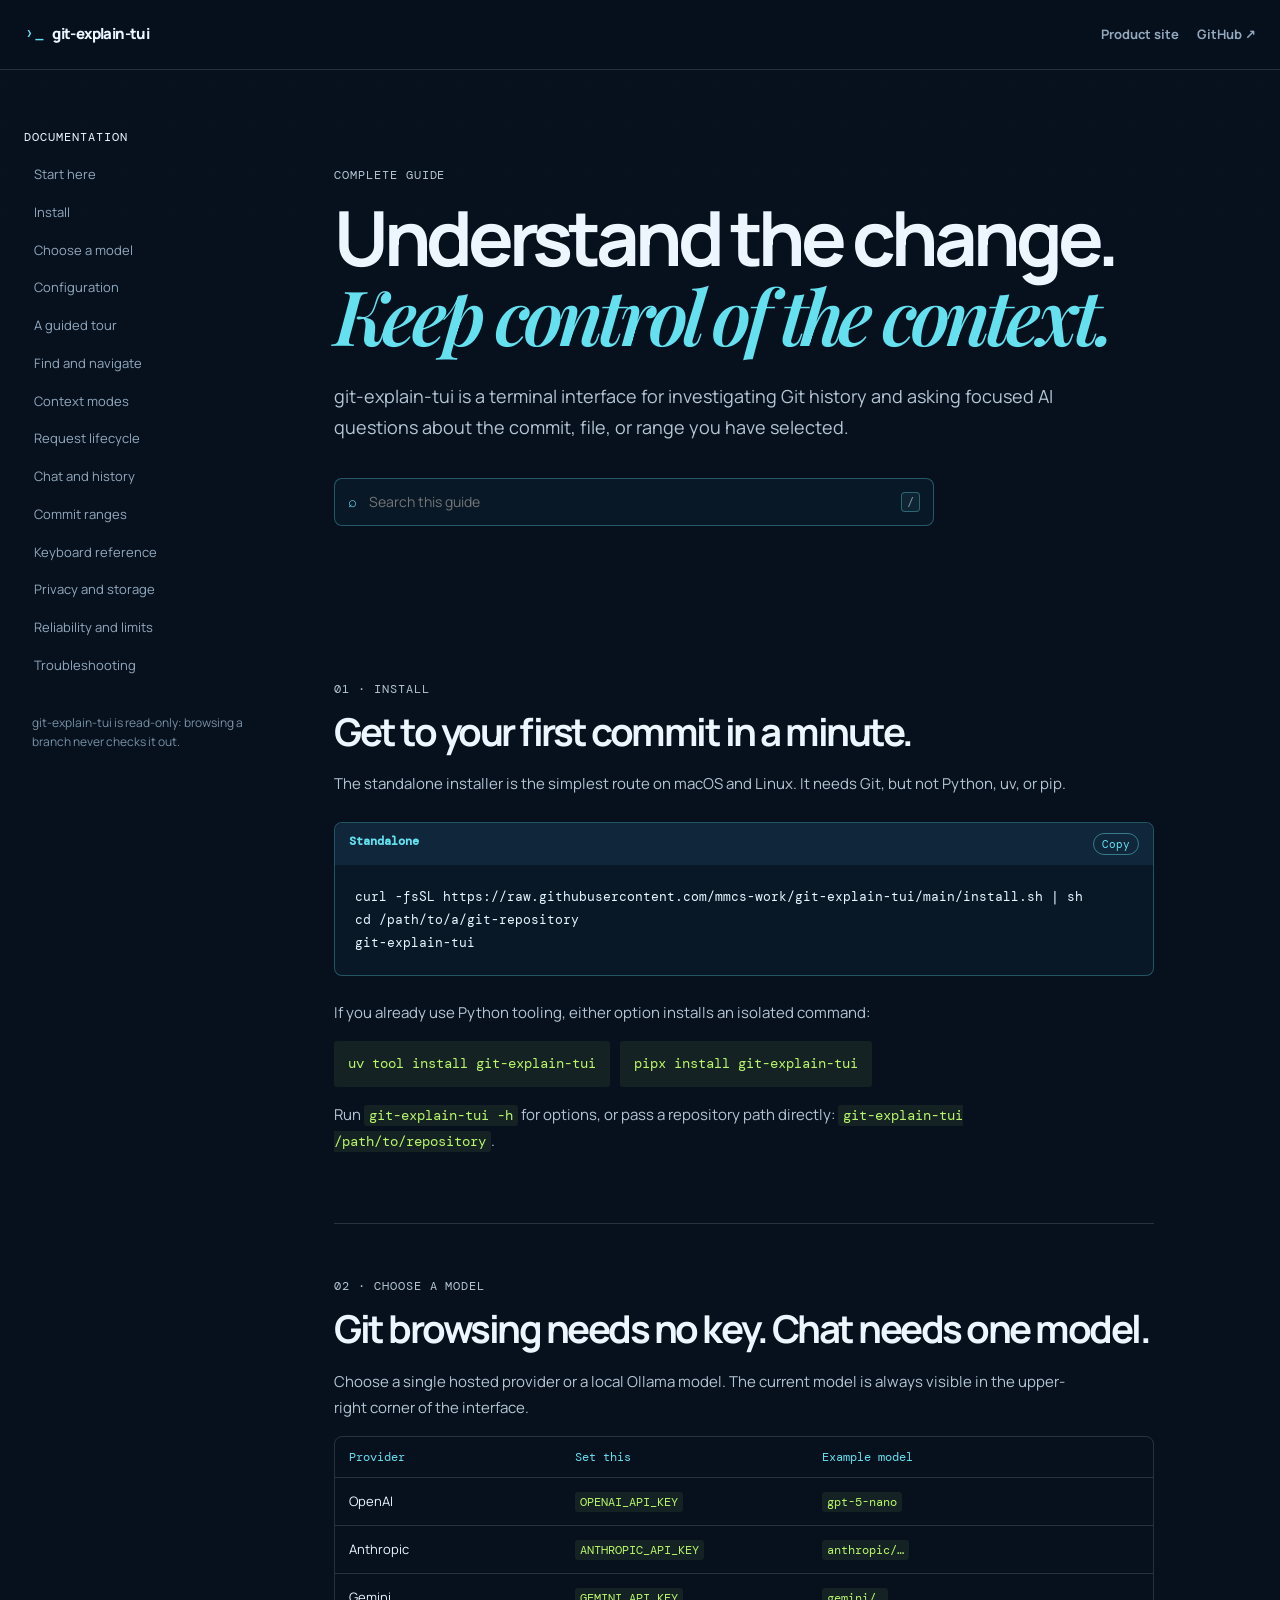
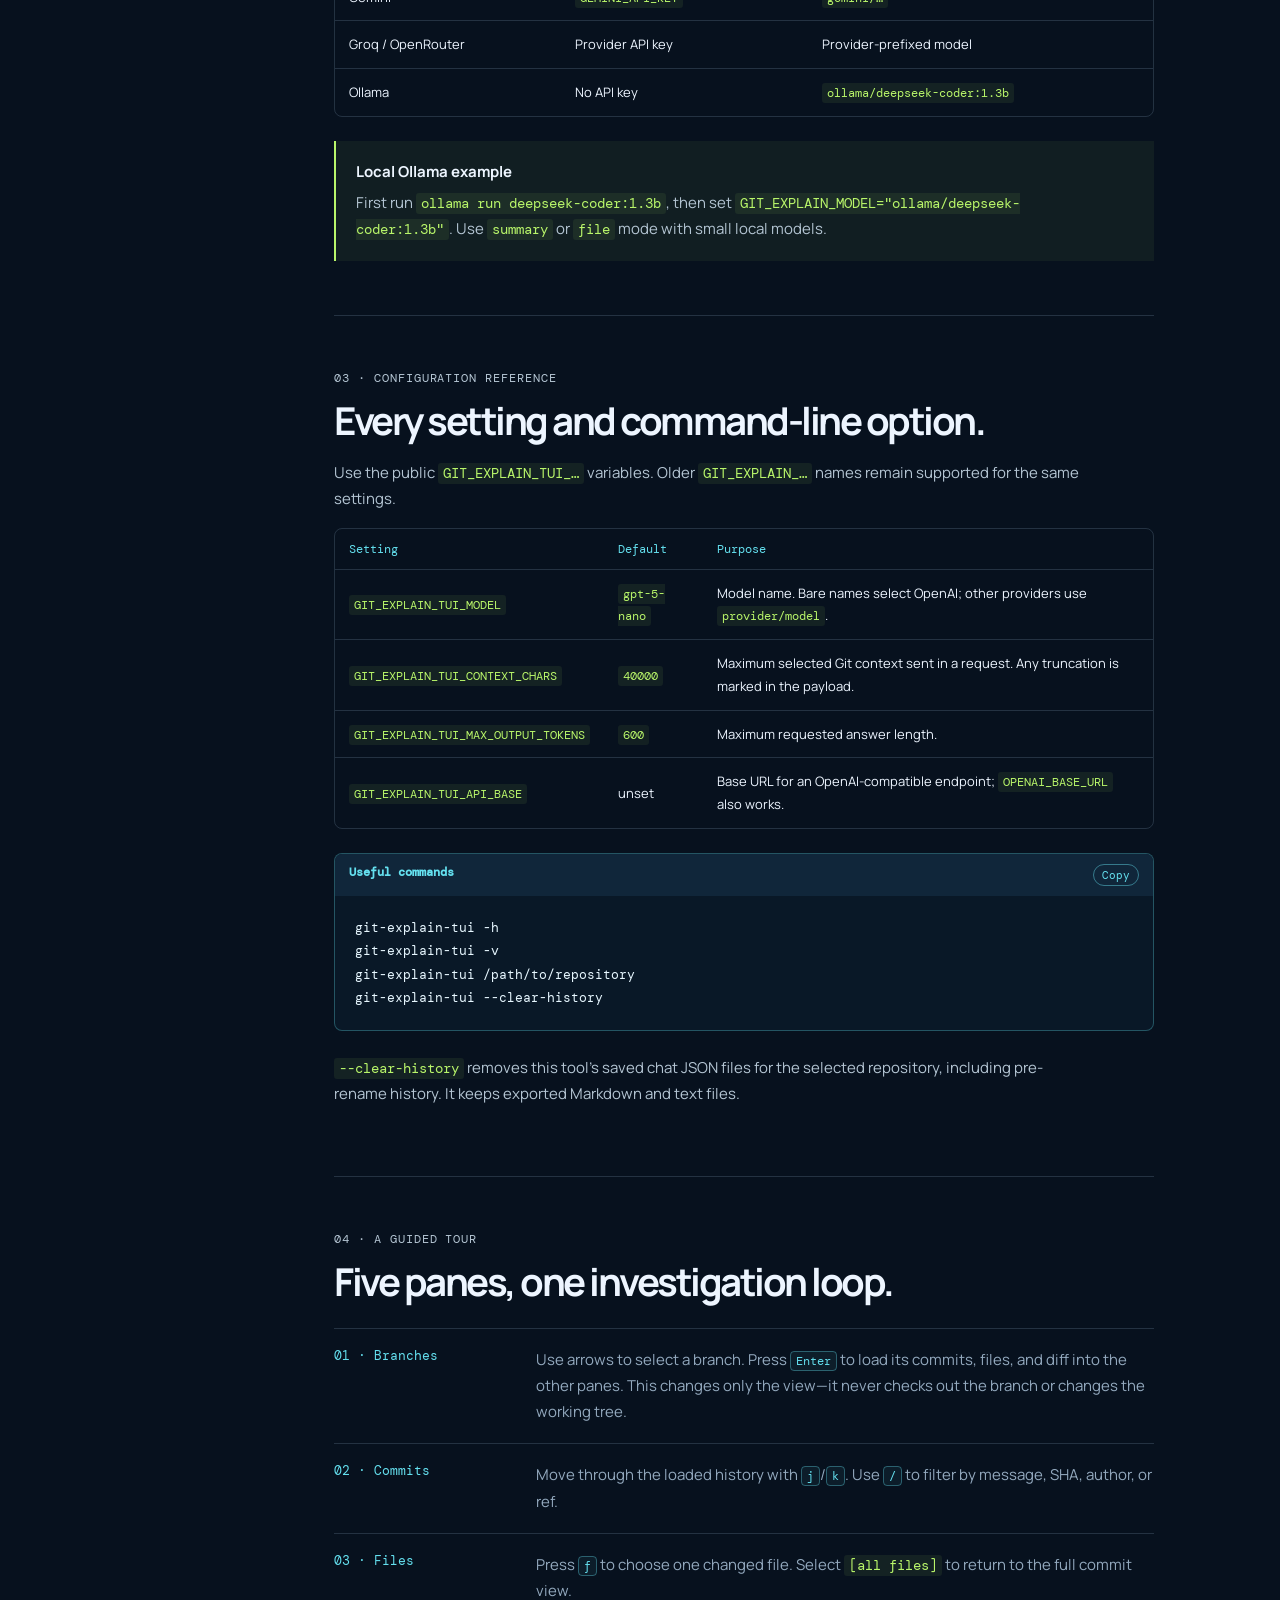
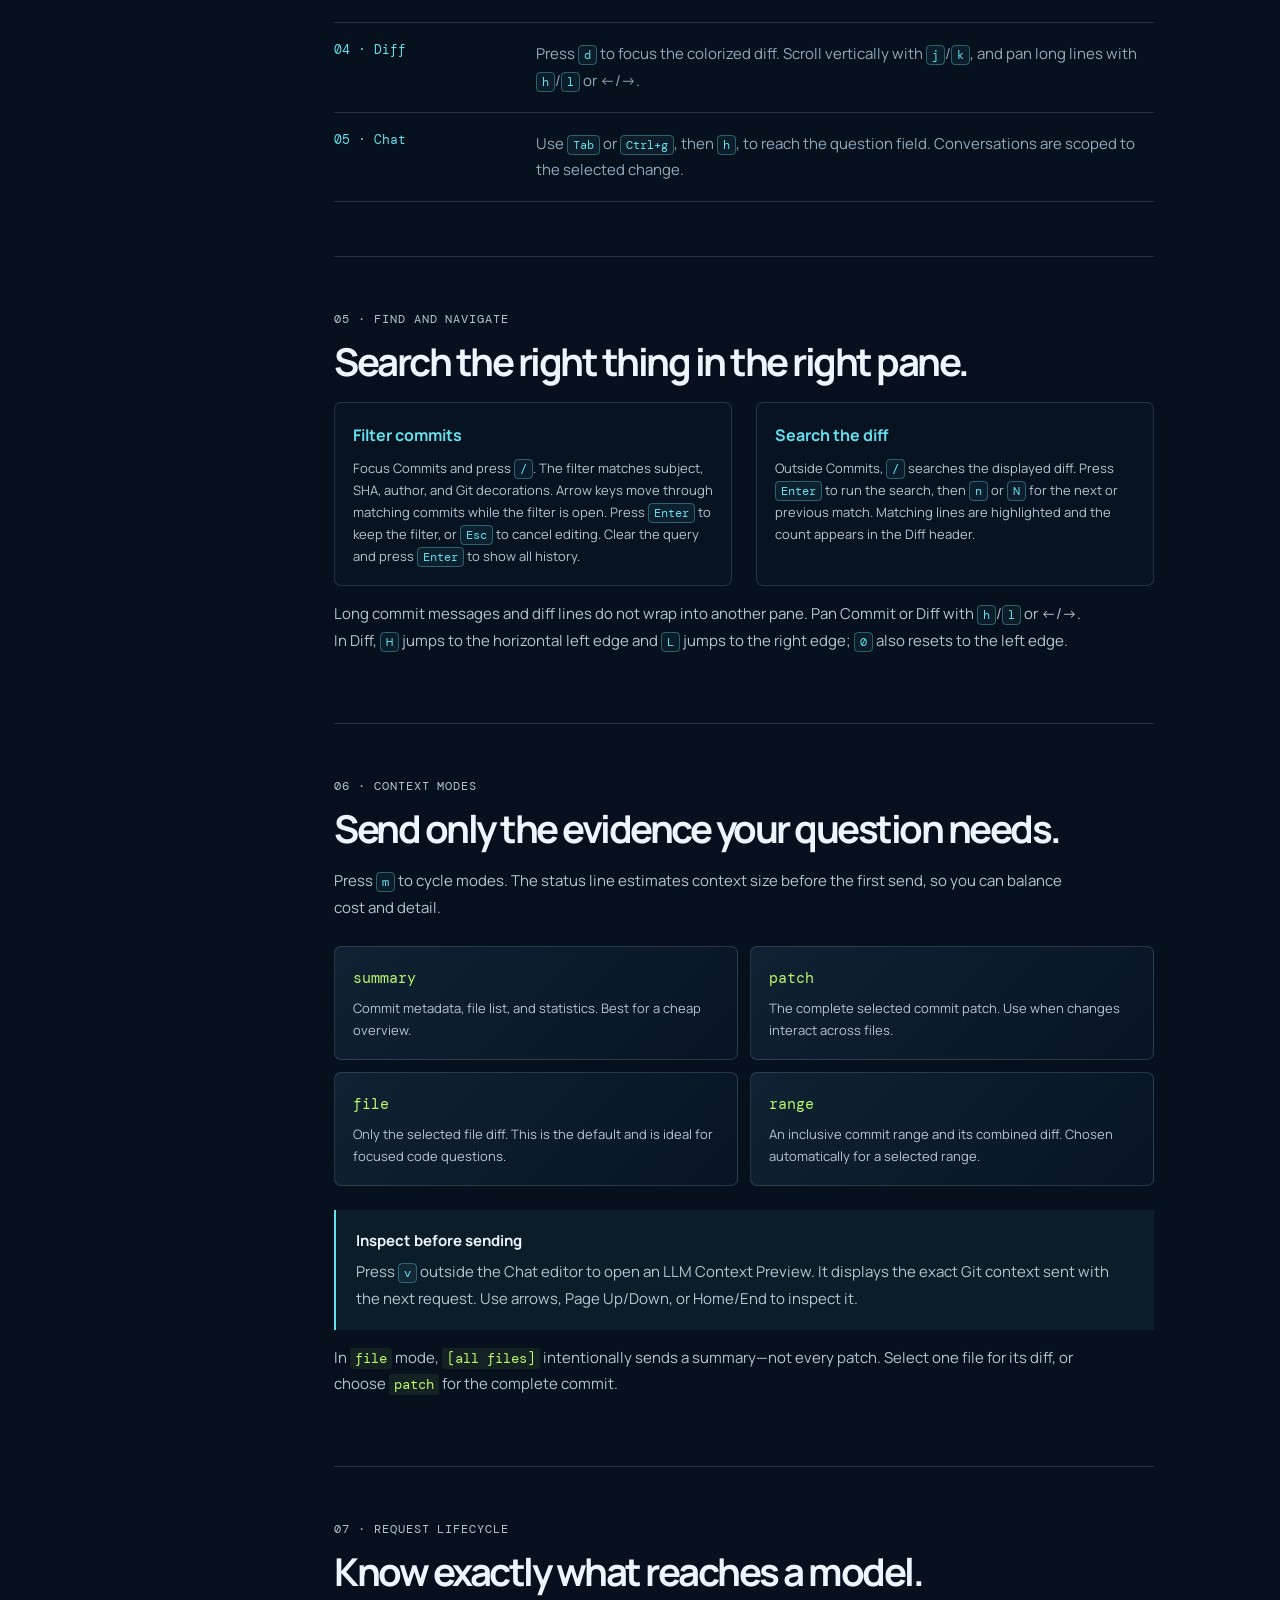
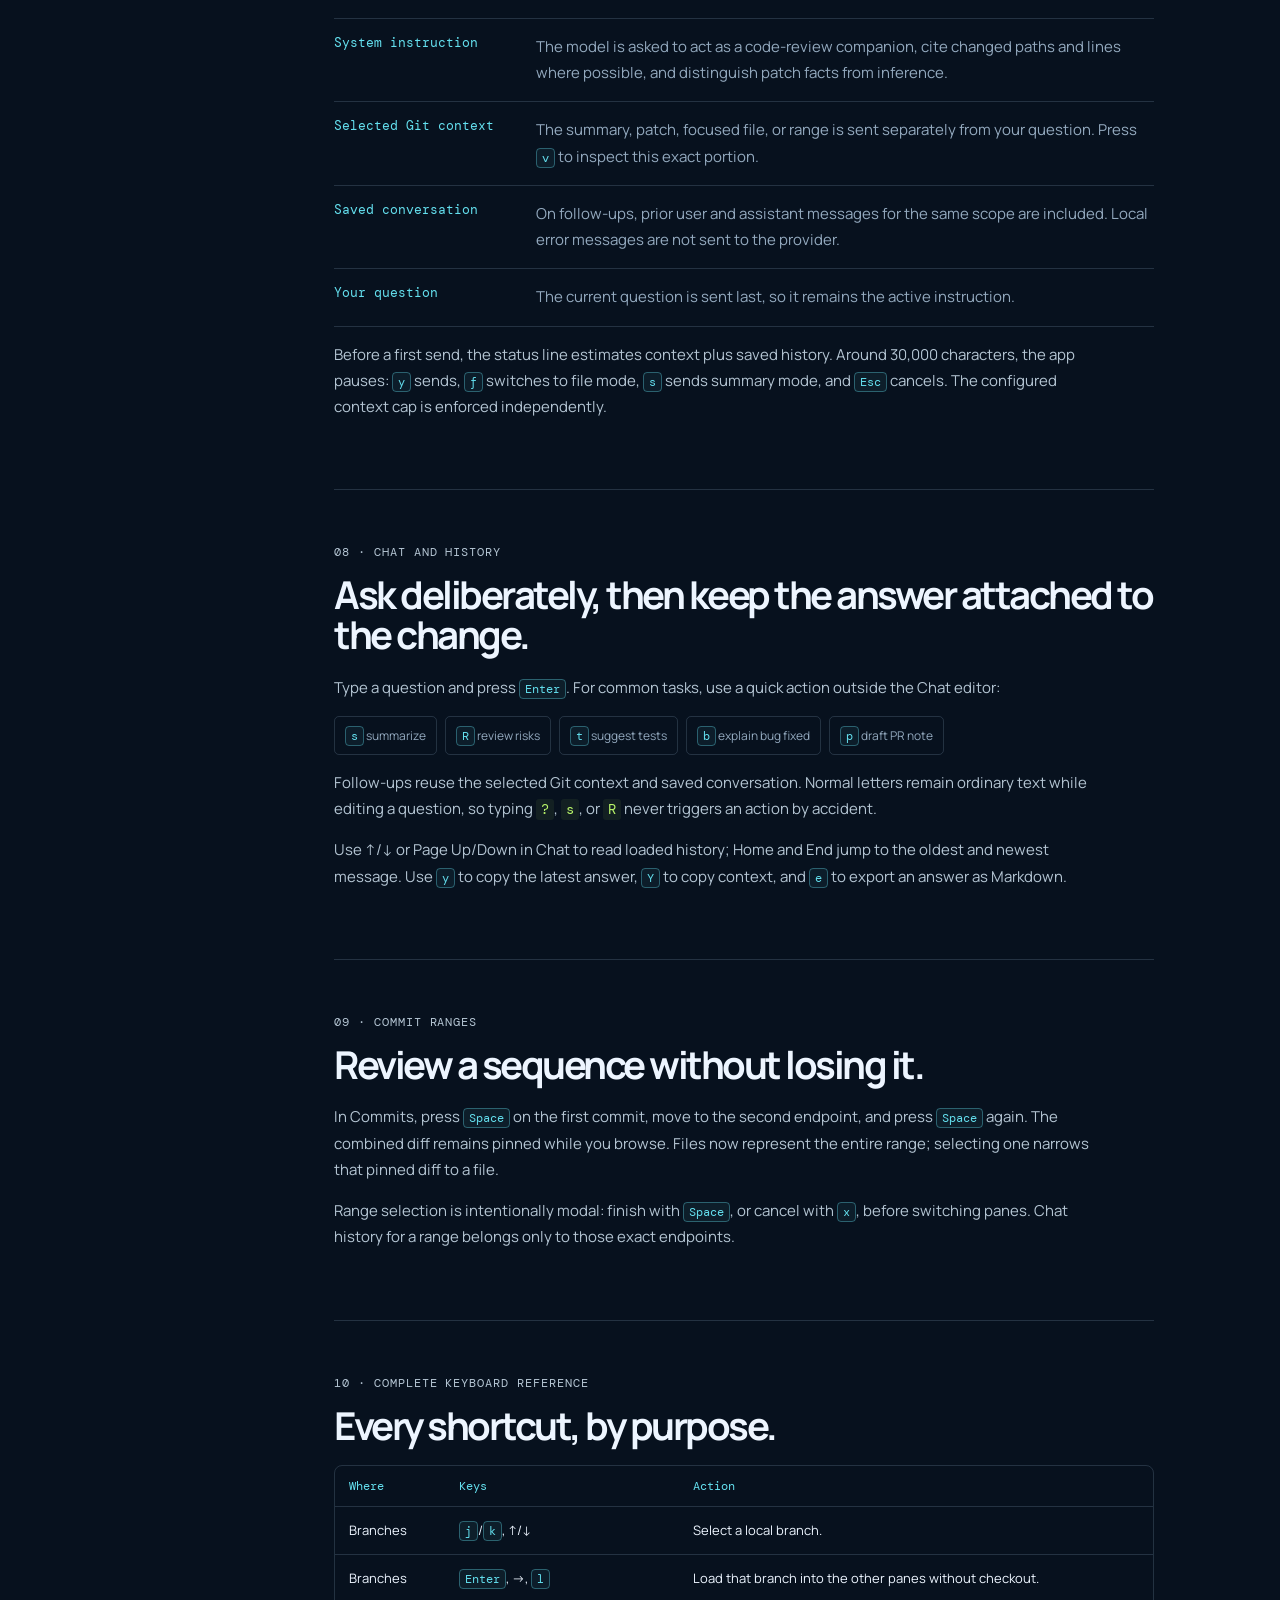
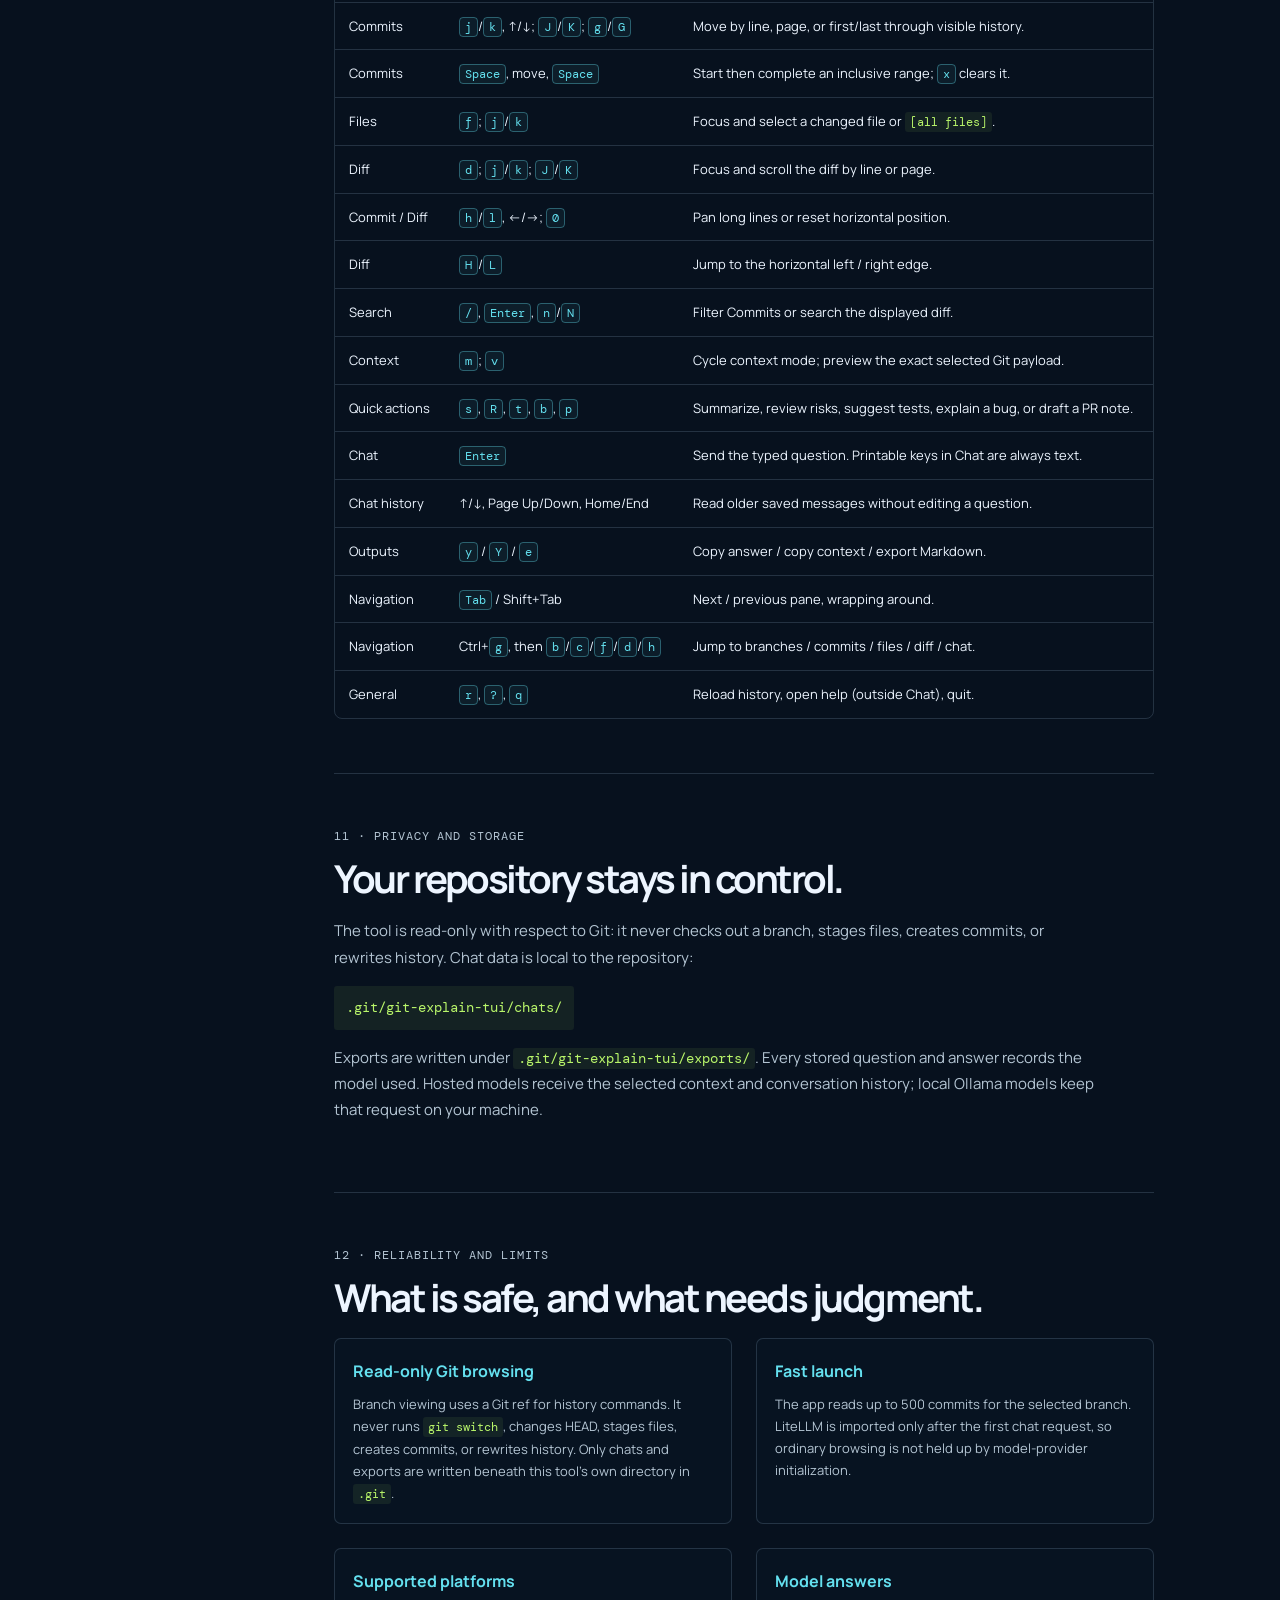
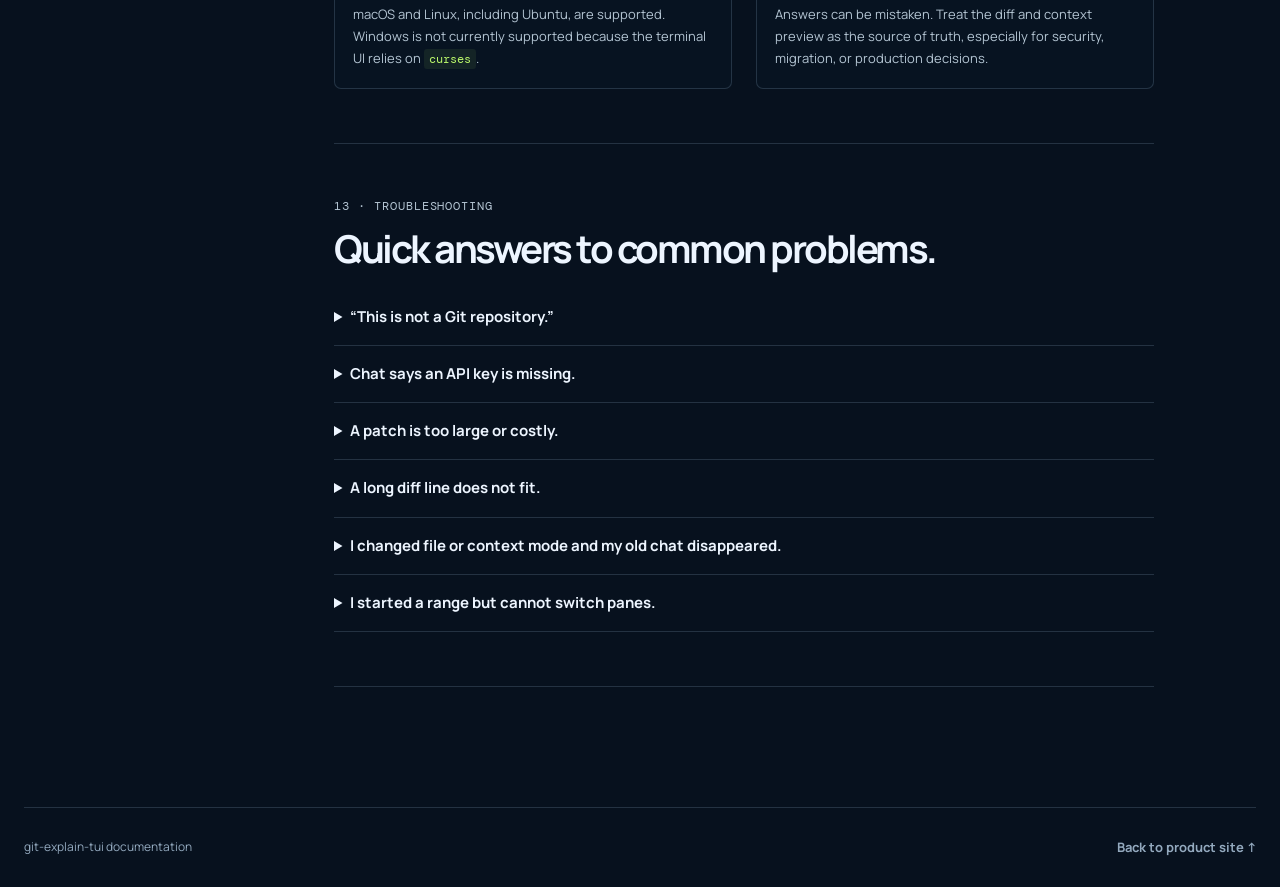
<file: docs/guide/index.html>
<!doctype html>
<html lang="en">
  <head>
    <meta charset="utf-8" />
    <meta name="viewport" content="width=device-width, initial-scale=1" />
    <meta name="description" content="The complete guide to git-explain-tui: installation, Git browsing, context modes, AI chat, and troubleshooting." />
    <meta name="theme-color" content="#07111e" />
    <title>Documentation — git-explain-tui</title>
    <link rel="stylesheet" href="docs.css" />
    <link rel="stylesheet" href="reference.css" />
  </head>
  <body>
    <header class="topbar">
      <a class="brand" href="../"><span>›_</span> git-explain-tui</a>
      <div class="top-actions">
        <a href="../">Product site</a>
        <a href="https://github.com/mmcs-work/git-explain-tui">GitHub ↗</a>
      </div>
    </header>

    <main class="layout">
      <aside class="sidebar" aria-label="Documentation navigation">
        <p class="sidebar-title">Documentation</p>
        <nav>
          <a href="#start">Start here</a>
          <a href="#install">Install</a>
          <a href="#providers">Choose a model</a>
          <a href="#configuration">Configuration</a>
          <a href="#tour">A guided tour</a>
          <a href="#find">Find and navigate</a>
          <a href="#contexts">Context modes</a>
          <a href="#requests">Request lifecycle</a>
          <a href="#chat">Chat and history</a>
          <a href="#ranges">Commit ranges</a>
          <a href="#keys">Keyboard reference</a>
          <a href="#privacy">Privacy and storage</a>
          <a href="#reliability">Reliability and limits</a>
          <a href="#troubleshooting">Troubleshooting</a>
        </nav>
        <p class="sidebar-note">git-explain-tui is read-only: browsing a branch never checks it out.</p>
      </aside>

      <article class="content">
        <section class="doc-hero" id="start">
          <p class="eyebrow">Complete guide</p>
          <h1>Understand the change.<br /><em>Keep control of the context.</em></h1>
          <p class="lede">git-explain-tui is a terminal interface for investigating Git history and asking focused AI questions about the commit, file, or range you have selected.</p>
          <label class="search"><span>⌕</span><input id="doc-search" type="search" placeholder="Search this guide" autocomplete="off" /><kbd>/</kbd></label>
          <p class="search-status" id="search-status" aria-live="polite"></p>
        </section>

        <section id="install" data-searchable>
          <p class="kicker">01 · Install</p>
          <h2>Get to your first commit in a minute.</h2>
          <p>The standalone installer is the simplest route on macOS and Linux. It needs Git, but not Python, uv, or pip.</p>
          <div class="code-card"><div><b>Standalone</b><button data-copy="install-command">Copy</button></div><pre id="install-command">curl -fsSL https://raw.githubusercontent.com/mmcs-work/git-explain-tui/main/install.sh | sh
cd /path/to/a/git-repository
git-explain-tui</pre></div>
          <p>If you already use Python tooling, either option installs an isolated command:</p>
          <div class="two-cards"><code>uv tool install git-explain-tui</code><code>pipx install git-explain-tui</code></div>
          <p>Run <code>git-explain-tui -h</code> for options, or pass a repository path directly: <code>git-explain-tui /path/to/repository</code>.</p>
        </section>

        <section id="providers" data-searchable>
          <p class="kicker">02 · Choose a model</p>
          <h2>Git browsing needs no key. Chat needs one model.</h2>
          <p>Choose a single hosted provider or a local Ollama model. The current model is always visible in the upper-right corner of the interface.</p>
          <div class="table-wrap"><table><thead><tr><th>Provider</th><th>Set this</th><th>Example model</th></tr></thead><tbody>
            <tr><td>OpenAI</td><td><code>OPENAI_API_KEY</code></td><td><code>gpt-5-nano</code></td></tr>
            <tr><td>Anthropic</td><td><code>ANTHROPIC_API_KEY</code></td><td><code>anthropic/…</code></td></tr>
            <tr><td>Gemini</td><td><code>GEMINI_API_KEY</code></td><td><code>gemini/…</code></td></tr>
            <tr><td>Groq / OpenRouter</td><td>Provider API key</td><td>Provider-prefixed model</td></tr>
            <tr><td>Ollama</td><td>No API key</td><td><code>ollama/deepseek-coder:1.3b</code></td></tr>
          </tbody></table></div>
          <div class="callout"><b>Local Ollama example</b><p>First run <code>ollama run deepseek-coder:1.3b</code>, then set <code>GIT_EXPLAIN_MODEL="ollama/deepseek-coder:1.3b"</code>. Use <code>summary</code> or <code>file</code> mode with small local models.</p></div>
        </section>

        <section id="configuration" data-searchable>
          <p class="kicker">03 · Configuration reference</p>
          <h2>Every setting and command-line option.</h2>
          <p>Use the public <code>GIT_EXPLAIN_TUI_…</code> variables. Older <code>GIT_EXPLAIN_…</code> names remain supported for the same settings.</p>
          <div class="table-wrap"><table><thead><tr><th>Setting</th><th>Default</th><th>Purpose</th></tr></thead><tbody>
            <tr><td><code>GIT_EXPLAIN_TUI_MODEL</code></td><td><code>gpt-5-nano</code></td><td>Model name. Bare names select OpenAI; other providers use <code>provider/model</code>.</td></tr>
            <tr><td><code>GIT_EXPLAIN_TUI_CONTEXT_CHARS</code></td><td><code>40000</code></td><td>Maximum selected Git context sent in a request. Any truncation is marked in the payload.</td></tr>
            <tr><td><code>GIT_EXPLAIN_TUI_MAX_OUTPUT_TOKENS</code></td><td><code>600</code></td><td>Maximum requested answer length.</td></tr>
            <tr><td><code>GIT_EXPLAIN_TUI_API_BASE</code></td><td>unset</td><td>Base URL for an OpenAI-compatible endpoint; <code>OPENAI_BASE_URL</code> also works.</td></tr>
          </tbody></table></div>
          <div class="code-card"><div><b>Useful commands</b><button data-copy="commands">Copy</button></div><pre id="commands">git-explain-tui -h
git-explain-tui -v
git-explain-tui /path/to/repository
git-explain-tui --clear-history</pre></div>
          <p><code>--clear-history</code> removes this tool’s saved chat JSON files for the selected repository, including pre-rename history. It keeps exported Markdown and text files.</p>
        </section>

        <section id="tour" data-searchable>
          <p class="kicker">04 · A guided tour</p>
          <h2>Five panes, one investigation loop.</h2>
          <ol class="tour">
            <li><b>01 · Branches</b><span>Use arrows to select a branch. Press <kbd>Enter</kbd> to load its commits, files, and diff into the other panes. This changes only the view—it never checks out the branch or changes the working tree.</span></li>
            <li><b>02 · Commits</b><span>Move through the loaded history with <kbd>j</kbd>/<kbd>k</kbd>. Use <kbd>/</kbd> to filter by message, SHA, author, or ref.</span></li>
            <li><b>03 · Files</b><span>Press <kbd>f</kbd> to choose one changed file. Select <code>[all files]</code> to return to the full commit view.</span></li>
            <li><b>04 · Diff</b><span>Press <kbd>d</kbd> to focus the colorized diff. Scroll vertically with <kbd>j</kbd>/<kbd>k</kbd>, and pan long lines with <kbd>h</kbd>/<kbd>l</kbd> or ←/→.</span></li>
            <li><b>05 · Chat</b><span>Use <kbd>Tab</kbd> or <kbd>Ctrl+g</kbd>, then <kbd>h</kbd>, to reach the question field. Conversations are scoped to the selected change.</span></li>
          </ol>
        </section>

        <section id="find" data-searchable>
          <p class="kicker">05 · Find and navigate</p>
          <h2>Search the right thing in the right pane.</h2>
          <div class="two-column"><div><h3>Filter commits</h3><p>Focus Commits and press <kbd>/</kbd>. The filter matches subject, SHA, author, and Git decorations. Arrow keys move through matching commits while the filter is open. Press <kbd>Enter</kbd> to keep the filter, or <kbd>Esc</kbd> to cancel editing. Clear the query and press <kbd>Enter</kbd> to show all history.</p></div><div><h3>Search the diff</h3><p>Outside Commits, <kbd>/</kbd> searches the displayed diff. Press <kbd>Enter</kbd> to run the search, then <kbd>n</kbd> or <kbd>N</kbd> for the next or previous match. Matching lines are highlighted and the count appears in the Diff header.</p></div></div>
          <p>Long commit messages and diff lines do not wrap into another pane. Pan Commit or Diff with <kbd>h</kbd>/<kbd>l</kbd> or ←/→. In Diff, <kbd>H</kbd> jumps to the horizontal left edge and <kbd>L</kbd> jumps to the right edge; <kbd>0</kbd> also resets to the left edge.</p>
        </section>

        <section id="contexts" data-searchable>
          <p class="kicker">06 · Context modes</p>
          <h2>Send only the evidence your question needs.</h2>
          <p>Press <kbd>m</kbd> to cycle modes. The status line estimates context size before the first send, so you can balance cost and detail.</p>
          <div class="mode-grid">
            <article><b>summary</b><p>Commit metadata, file list, and statistics. Best for a cheap overview.</p></article>
            <article><b>patch</b><p>The complete selected commit patch. Use when changes interact across files.</p></article>
            <article><b>file</b><p>Only the selected file diff. This is the default and is ideal for focused code questions.</p></article>
            <article><b>range</b><p>An inclusive commit range and its combined diff. Chosen automatically for a selected range.</p></article>
          </div>
          <div class="callout cyan"><b>Inspect before sending</b><p>Press <kbd>v</kbd> outside the Chat editor to open an LLM Context Preview. It displays the exact Git context sent with the next request. Use arrows, Page Up/Down, or Home/End to inspect it.</p></div>
          <p>In <code>file</code> mode, <code>[all files]</code> intentionally sends a summary—not every patch. Select one file for its diff, or choose <code>patch</code> for the complete commit.</p>
        </section>

        <section id="requests" data-searchable>
          <p class="kicker">07 · Request lifecycle</p>
          <h2>Know exactly what reaches a model.</h2>
          <ol class="tour compact"><li><b>System instruction</b><span>The model is asked to act as a code-review companion, cite changed paths and lines where possible, and distinguish patch facts from inference.</span></li><li><b>Selected Git context</b><span>The summary, patch, focused file, or range is sent separately from your question. Press <kbd>v</kbd> to inspect this exact portion.</span></li><li><b>Saved conversation</b><span>On follow-ups, prior user and assistant messages for the same scope are included. Local error messages are not sent to the provider.</span></li><li><b>Your question</b><span>The current question is sent last, so it remains the active instruction.</span></li></ol>
          <p>Before a first send, the status line estimates context plus saved history. Around 30,000 characters, the app pauses: <kbd>y</kbd> sends, <kbd>f</kbd> switches to file mode, <kbd>s</kbd> sends summary mode, and <kbd>Esc</kbd> cancels. The configured context cap is enforced independently.</p>
        </section>

        <section id="chat" data-searchable>
          <p class="kicker">08 · Chat and history</p>
          <h2>Ask deliberately, then keep the answer attached to the change.</h2>
          <p>Type a question and press <kbd>Enter</kbd>. For common tasks, use a quick action outside the Chat editor:</p>
          <div class="key-grid"><span><kbd>s</kbd> summarize</span><span><kbd>R</kbd> review risks</span><span><kbd>t</kbd> suggest tests</span><span><kbd>b</kbd> explain bug fixed</span><span><kbd>p</kbd> draft PR note</span></div>
          <p>Follow-ups reuse the selected Git context and saved conversation. Normal letters remain ordinary text while editing a question, so typing <code>?</code>, <code>s</code>, or <code>R</code> never triggers an action by accident.</p>
          <p>Use ↑/↓ or Page Up/Down in Chat to read loaded history; Home and End jump to the oldest and newest message. Use <kbd>y</kbd> to copy the latest answer, <kbd>Y</kbd> to copy context, and <kbd>e</kbd> to export an answer as Markdown.</p>
        </section>

        <section id="ranges" data-searchable>
          <p class="kicker">09 · Commit ranges</p>
          <h2>Review a sequence without losing it.</h2>
          <p>In Commits, press <kbd>Space</kbd> on the first commit, move to the second endpoint, and press <kbd>Space</kbd> again. The combined diff remains pinned while you browse. Files now represent the entire range; selecting one narrows that pinned diff to a file.</p>
          <p>Range selection is intentionally modal: finish with <kbd>Space</kbd>, or cancel with <kbd>x</kbd>, before switching panes. Chat history for a range belongs only to those exact endpoints.</p>
        </section>

        <section id="keys" data-searchable>
          <p class="kicker">10 · Complete keyboard reference</p>
          <h2>Every shortcut, by purpose.</h2>
          <div class="table-wrap"><table><thead><tr><th>Where</th><th>Keys</th><th>Action</th></tr></thead><tbody>
            <tr><td>Branches</td><td><kbd>j</kbd>/<kbd>k</kbd>, ↑/↓</td><td>Select a local branch.</td></tr><tr><td>Branches</td><td><kbd>Enter</kbd>, →, <kbd>l</kbd></td><td>Load that branch into the other panes without checkout.</td></tr>
            <tr><td>Commits</td><td><kbd>j</kbd>/<kbd>k</kbd>, ↑/↓; <kbd>J</kbd>/<kbd>K</kbd>; <kbd>g</kbd>/<kbd>G</kbd></td><td>Move by line, page, or first/last through visible history.</td></tr><tr><td>Commits</td><td><kbd>Space</kbd>, move, <kbd>Space</kbd></td><td>Start then complete an inclusive range; <kbd>x</kbd> clears it.</td></tr>
            <tr><td>Files</td><td><kbd>f</kbd>; <kbd>j</kbd>/<kbd>k</kbd></td><td>Focus and select a changed file or <code>[all files]</code>.</td></tr><tr><td>Diff</td><td><kbd>d</kbd>; <kbd>j</kbd>/<kbd>k</kbd>; <kbd>J</kbd>/<kbd>K</kbd></td><td>Focus and scroll the diff by line or page.</td></tr>
            <tr><td>Commit / Diff</td><td><kbd>h</kbd>/<kbd>l</kbd>, ←/→; <kbd>0</kbd></td><td>Pan long lines or reset horizontal position.</td></tr><tr><td>Diff</td><td><kbd>H</kbd>/<kbd>L</kbd></td><td>Jump to the horizontal left / right edge.</td></tr><tr><td>Search</td><td><kbd>/</kbd>, <kbd>Enter</kbd>, <kbd>n</kbd>/<kbd>N</kbd></td><td>Filter Commits or search the displayed diff.</td></tr>
            <tr><td>Context</td><td><kbd>m</kbd>; <kbd>v</kbd></td><td>Cycle context mode; preview the exact selected Git payload.</td></tr><tr><td>Quick actions</td><td><kbd>s</kbd>, <kbd>R</kbd>, <kbd>t</kbd>, <kbd>b</kbd>, <kbd>p</kbd></td><td>Summarize, review risks, suggest tests, explain a bug, or draft a PR note.</td></tr>
            <tr><td>Chat</td><td><kbd>Enter</kbd></td><td>Send the typed question. Printable keys in Chat are always text.</td></tr><tr><td>Chat history</td><td>↑/↓, Page Up/Down, Home/End</td><td>Read older saved messages without editing a question.</td></tr>
            <tr><td>Outputs</td><td><kbd>y</kbd> / <kbd>Y</kbd> / <kbd>e</kbd></td><td>Copy answer / copy context / export Markdown.</td></tr><tr><td>Navigation</td><td><kbd>Tab</kbd> / Shift+Tab</td><td>Next / previous pane, wrapping around.</td></tr><tr><td>Navigation</td><td>Ctrl+<kbd>g</kbd>, then <kbd>b</kbd>/<kbd>c</kbd>/<kbd>f</kbd>/<kbd>d</kbd>/<kbd>h</kbd></td><td>Jump to branches / commits / files / diff / chat.</td></tr><tr><td>General</td><td><kbd>r</kbd>, <kbd>?</kbd>, <kbd>q</kbd></td><td>Reload history, open help (outside Chat), quit.</td></tr>
          </tbody></table></div>
        </section>

        <section id="privacy" data-searchable>
          <p class="kicker">11 · Privacy and storage</p>
          <h2>Your repository stays in control.</h2>
          <p>The tool is read-only with respect to Git: it never checks out a branch, stages files, creates commits, or rewrites history. Chat data is local to the repository:</p>
          <div class="path">.git/git-explain-tui/chats/</div>
          <p>Exports are written under <code>.git/git-explain-tui/exports/</code>. Every stored question and answer records the model used. Hosted models receive the selected context and conversation history; local Ollama models keep that request on your machine.</p>
        </section>

        <section id="reliability" data-searchable>
          <p class="kicker">12 · Reliability and limits</p>
          <h2>What is safe, and what needs judgment.</h2>
          <div class="two-column"><div><h3>Read-only Git browsing</h3><p>Branch viewing uses a Git ref for history commands. It never runs <code>git switch</code>, changes HEAD, stages files, creates commits, or rewrites history. Only chats and exports are written beneath this tool’s own directory in <code>.git</code>.</p></div><div><h3>Fast launch</h3><p>The app reads up to 500 commits for the selected branch. LiteLLM is imported only after the first chat request, so ordinary browsing is not held up by model-provider initialization.</p></div><div><h3>Supported platforms</h3><p>macOS and Linux, including Ubuntu, are supported. Windows is not currently supported because the terminal UI relies on <code>curses</code>.</p></div><div><h3>Model answers</h3><p>Answers can be mistaken. Treat the diff and context preview as the source of truth, especially for security, migration, or production decisions.</p></div></div>
        </section>

        <section id="troubleshooting" data-searchable>
          <p class="kicker">13 · Troubleshooting</p>
          <h2>Quick answers to common problems.</h2>
          <details><summary>“This is not a Git repository.”</summary><p>Run the command inside a repository, or pass its path: <code>git-explain-tui /path/to/repository</code>.</p></details>
          <details><summary>Chat says an API key is missing.</summary><p>Git browsing still works. Set one provider key such as <code>OPENAI_API_KEY</code>, or configure a local model with <code>GIT_EXPLAIN_MODEL="ollama/…"</code>.</p></details>
          <details><summary>A patch is too large or costly.</summary><p>Choose <code>summary</code> or <code>file</code> mode with <kbd>m</kbd>, and press <kbd>v</kbd> to inspect the payload before sending.</p></details>
          <details><summary>A long diff line does not fit.</summary><p>Focus Diff with <kbd>d</kbd>, then pan with <kbd>h</kbd>/<kbd>l</kbd> or ←/→. The horizontal counter shows your position.</p></details>
          <details><summary>I changed file or context mode and my old chat disappeared.</summary><p>That is expected. Conversation identity includes the commit, mode, and selected file when in file mode. Returning to the same scope resumes its saved history.</p></details>
          <details><summary>I started a range but cannot switch panes.</summary><p>Range selection is intentionally modal. Move to another commit and press <kbd>Space</kbd> to finish, or press <kbd>x</kbd> to cancel.</p></details>
        </section>
      </article>
    </main>
    <footer><span>git-explain-tui documentation</span><a href="../">Back to product site ↑</a></footer>
    <script src="docs.js"></script>
  </body>
</html>
</file>
<file: docs/guide/docs.css>
@import url('https://fonts.googleapis.com/css2?family=DM+Mono:wght@400;500&family=Manrope:wght@400;500;600;700;800&family=Playfair+Display:ital,wght@0,600;0,700;1,600&display=swap');
:root{--ink:#edf5ff;--muted:#93a9be;--line:rgba(176,211,239,.17);--night:#07111e;--panel:#0b1a2a;--cyan:#64e0ef;--lime:#b9f66a;--violet:#caa8ff;--orange:#ffc36b}*{box-sizing:border-box}html{scroll-behavior:smooth}body{margin:0;color:var(--ink);background:var(--night);font:15px/1.75 Manrope,system-ui,sans-serif}body:before{content:"";position:fixed;inset:0;pointer-events:none;opacity:.4;background-image:linear-gradient(rgba(145,187,218,.035) 1px,transparent 1px),linear-gradient(90deg,rgba(145,187,218,.035) 1px,transparent 1px);background-size:42px 42px;mask-image:linear-gradient(to bottom,#000,transparent 75%)}.topbar{height:70px;padding:0 max(24px,calc((100% - 1240px)/2));display:flex;align-items:center;justify-content:space-between;border-bottom:1px solid var(--line);position:sticky;top:0;background:rgba(7,17,30,.88);backdrop-filter:blur(12px);z-index:2}.brand{color:var(--ink);text-decoration:none;font-weight:800;letter-spacing:-.04em}.brand span{color:var(--cyan);font:18px "DM Mono",monospace;margin-right:5px}.top-actions{display:flex;gap:18px}.top-actions a,footer a{color:var(--muted);font-size:13px;font-weight:700;text-decoration:none}.top-actions a:hover,footer a:hover,a{color:var(--cyan)}.layout{width:min(1240px,calc(100% - 48px));margin:auto;display:grid;grid-template-columns:230px minmax(0,820px);gap:80px}.sidebar{position:sticky;top:94px;align-self:start;padding:35px 0}.sidebar-title,.kicker,.eyebrow{font:12px "DM Mono",monospace;text-transform:uppercase;letter-spacing:.08em}.sidebar-title{color:var(--ink);margin:0 0 12px}.sidebar nav{display:grid;gap:3px}.sidebar nav a{color:var(--muted);text-decoration:none;padding:6px 9px;border-left:1px solid transparent;font-size:13px}.sidebar nav a:hover{color:var(--cyan);border-color:var(--cyan);background:rgba(100,224,239,.05)}.sidebar-note{margin:30px 8px 0;color:#7890a5;font-size:12px;line-height:1.65}.content{padding:72px 0 120px;min-width:0}.content section{padding:54px 0;border-bottom:1px solid var(--line);scroll-margin-top:80px}.doc-hero{padding-top:25px!important;border:0!important}.eyebrow,.kicker{color:var(--cyan);margin:0 0 15px}h1,h2{letter-spacing:-.065em;line-height:1.03}h1{font-size:clamp(46px,6vw,76px);margin:0 0 24px}h2{font-size:clamp(30px,3vw,45px);margin:0 0 20px}h1 em{font-family:"Playfair Display",serif;color:var(--cyan);font-weight:600}.lede{max-width:670px;color:#b6c7d7;font-size:18px;line-height:1.75}.content p{max-width:760px;color:#b4c5d3}.content code,.path{font-family:"DM Mono",monospace;font-size:.9em;color:var(--lime);background:rgba(185,246,106,.07);padding:2px 5px;border-radius:3px}.search{max-width:600px;margin-top:34px;display:flex;align-items:center;gap:10px;padding:10px 13px;border:1px solid rgba(100,224,239,.32);border-radius:8px;background:#091827;color:var(--cyan)}.search input{width:100%;border:0;outline:0;background:transparent;color:var(--ink);font:14px Manrope,sans-serif}.search kbd{color:#7994a9}.search-status{min-height:23px;color:var(--lime);font-size:12px}.code-card{overflow:hidden;margin:24px 0;border:1px solid rgba(100,224,239,.3);border-radius:8px;background:#091827}.code-card>div{display:flex;justify-content:space-between;padding:10px 14px;background:#10263a;color:var(--cyan);font:12px "DM Mono",monospace}.code-card button{border:1px solid rgba(100,224,239,.45);border-radius:999px;background:transparent;color:var(--cyan);padding:3px 8px;font:11px "DM Mono",monospace;cursor:pointer}.code-card pre{margin:0;padding:20px;overflow:auto;color:#e7f7ff;font:13px/1.8 "DM Mono",monospace}.two-cards{display:flex;gap:10px;flex-wrap:wrap}.two-cards code{padding:11px 14px}.table-wrap{overflow:auto;border:1px solid var(--line);border-radius:8px}table{width:100%;border-collapse:collapse;font-size:13px}th,td{text-align:left;padding:12px 14px;border-bottom:1px solid var(--line)}th{color:var(--cyan);font:12px "DM Mono",monospace}tr:last-child td{border:0}.callout{margin-top:24px;padding:18px 20px;border-left:2px solid var(--lime);background:rgba(185,246,106,.055)}.callout.cyan{border-color:var(--cyan);background:rgba(100,224,239,.055)}.callout p{margin:5px 0 0}.tour{list-style:none;margin:26px 0 0;padding:0;border-top:1px solid var(--line)}.tour li{display:grid;grid-template-columns:180px 1fr;gap:22px;padding:18px 0;border-bottom:1px solid var(--line)}.tour b{color:var(--cyan);font:13px "DM Mono",monospace}.tour span{color:var(--muted)}kbd{border:1px solid rgba(100,224,239,.35);border-radius:4px;padding:1px 5px;color:var(--cyan);font:12px "DM Mono",monospace;background:rgba(100,224,239,.06)}.mode-grid{display:grid;grid-template-columns:1fr 1fr;gap:12px;margin-top:25px}.mode-grid article{padding:18px;border:1px solid var(--line);border-radius:7px;background:linear-gradient(135deg,rgba(22,44,64,.62),rgba(10,23,38,.66))}.mode-grid b{color:var(--lime);font:15px "DM Mono",monospace}.mode-grid p{margin:7px 0 0;font-size:13px;line-height:1.65}.key-grid{display:flex;gap:8px;flex-wrap:wrap}.key-grid span{padding:8px 10px;border:1px solid var(--line);border-radius:5px;color:var(--muted);font-size:12px}.keys{display:grid;gap:0;border-top:1px solid var(--line)}.keys div{display:flex;gap:14px;padding:11px 2px;border-bottom:1px solid var(--line)}.keys span{color:var(--muted);font-size:13px}.path{display:inline-block;padding:10px 12px}.content details{padding:15px 0;border-bottom:1px solid var(--line)}summary{cursor:pointer;font-weight:700}details p{margin:9px 0 0;font-size:13px}footer{width:min(1240px,calc(100% - 48px));margin:auto;padding:28px 0;border-top:1px solid var(--line);display:flex;justify-content:space-between;color:var(--muted);font-size:12px}[hidden]{display:none!important}@media(max-width:850px){.layout{display:block}.sidebar{position:static;padding:25px 0 0}.sidebar nav{grid-template-columns:repeat(2,minmax(0,1fr));gap:2px}.sidebar-note{display:none}.content{padding-top:45px}.topbar{padding:0 20px}.tour li{grid-template-columns:1fr;gap:4px}}@media(max-width:560px){.layout,footer{width:min(100% - 30px,1240px)}.top-actions{gap:10px}.top-actions a{font-size:11px}.sidebar nav{grid-template-columns:1fr}.mode-grid{grid-template-columns:1fr}.content{padding-bottom:65px}.content section{padding:38px 0}.tour li{padding:15px 0}}
</file>
<file: docs/guide/reference.css>
/* Additional layout for the detailed reference sections. */
.two-column { display:grid; grid-template-columns:1fr 1fr; gap:24px; }
.two-column > div { padding:18px; border:1px solid var(--line); border-radius:7px; background:rgba(9,24,39,.48); }
.two-column h3 { margin:0; color:var(--cyan); font-size:16px; }
.two-column p { margin:8px 0 0; font-size:13px; line-height:1.7; }
.tour.compact li { padding:15px 0; }
@media (max-width:560px) { .two-column { grid-template-columns:1fr; } .tour.compact li { grid-template-columns:1fr; gap:4px; } }
</file>
